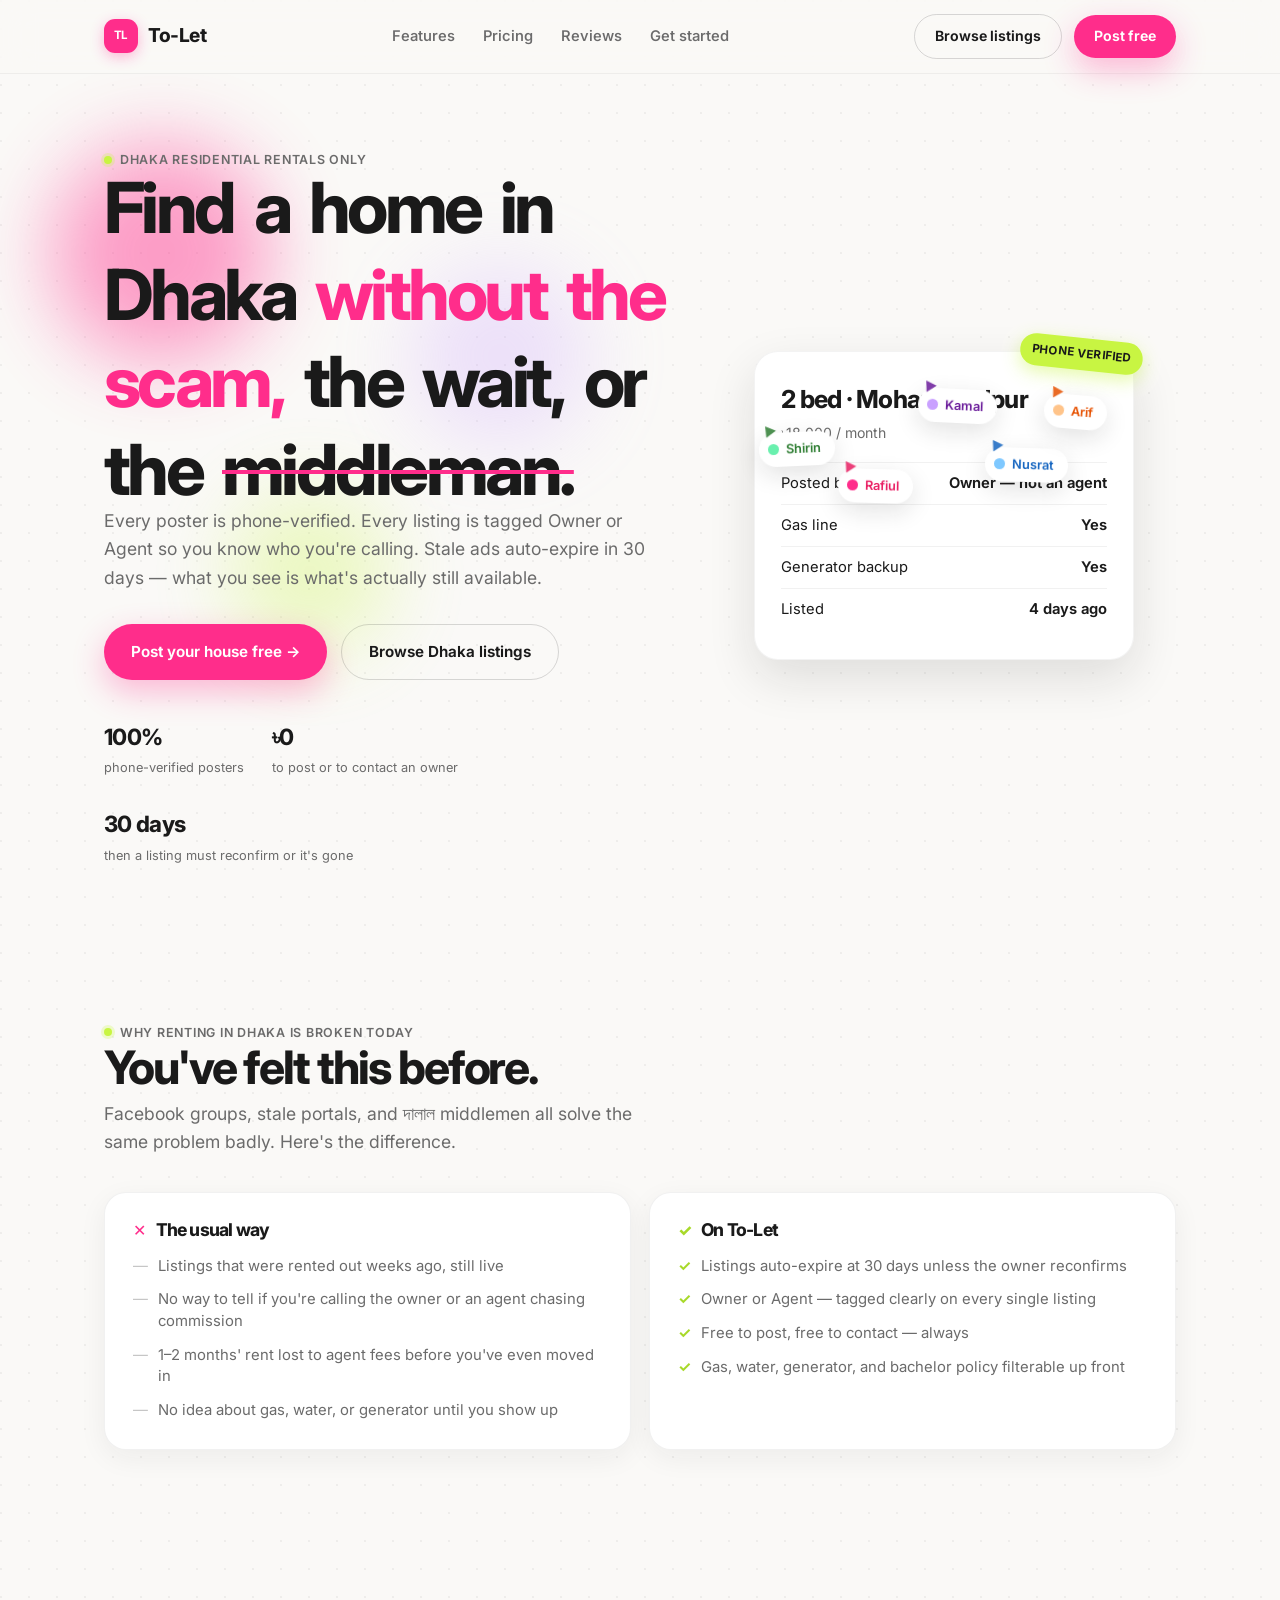
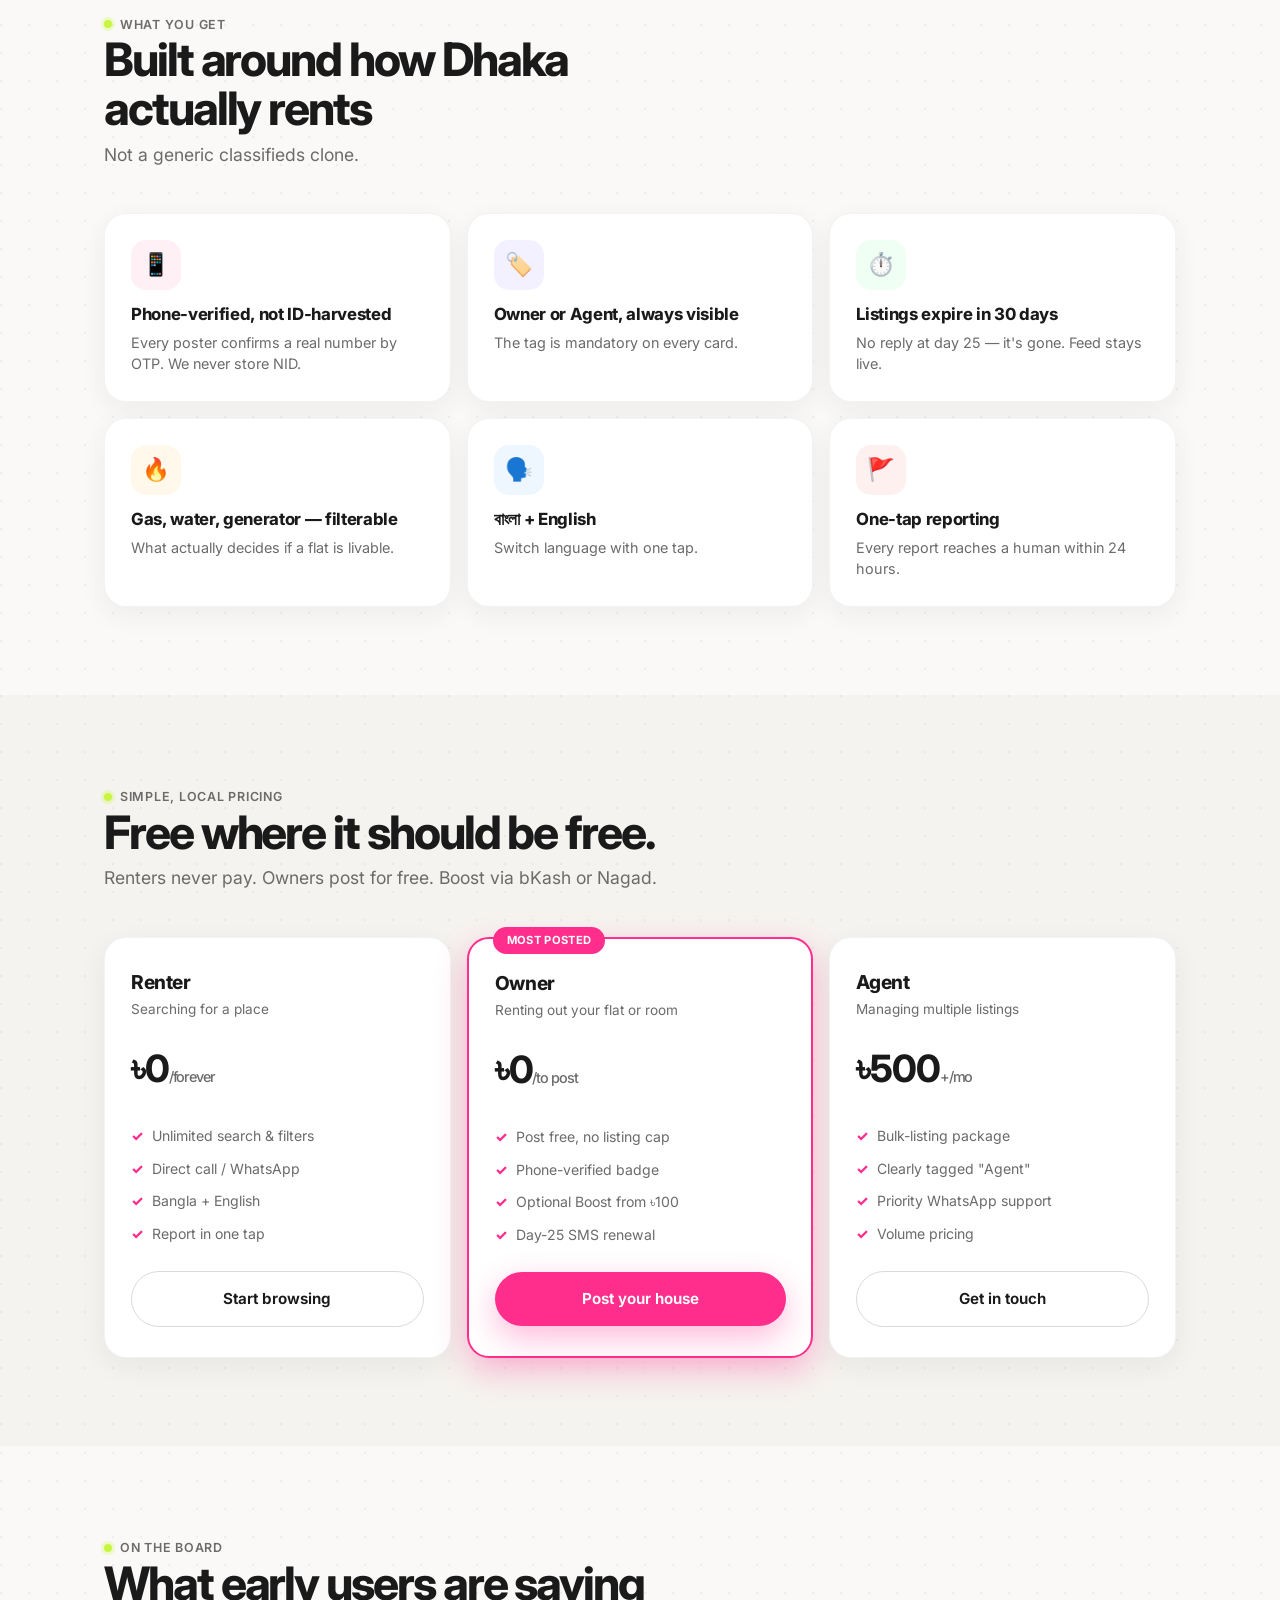
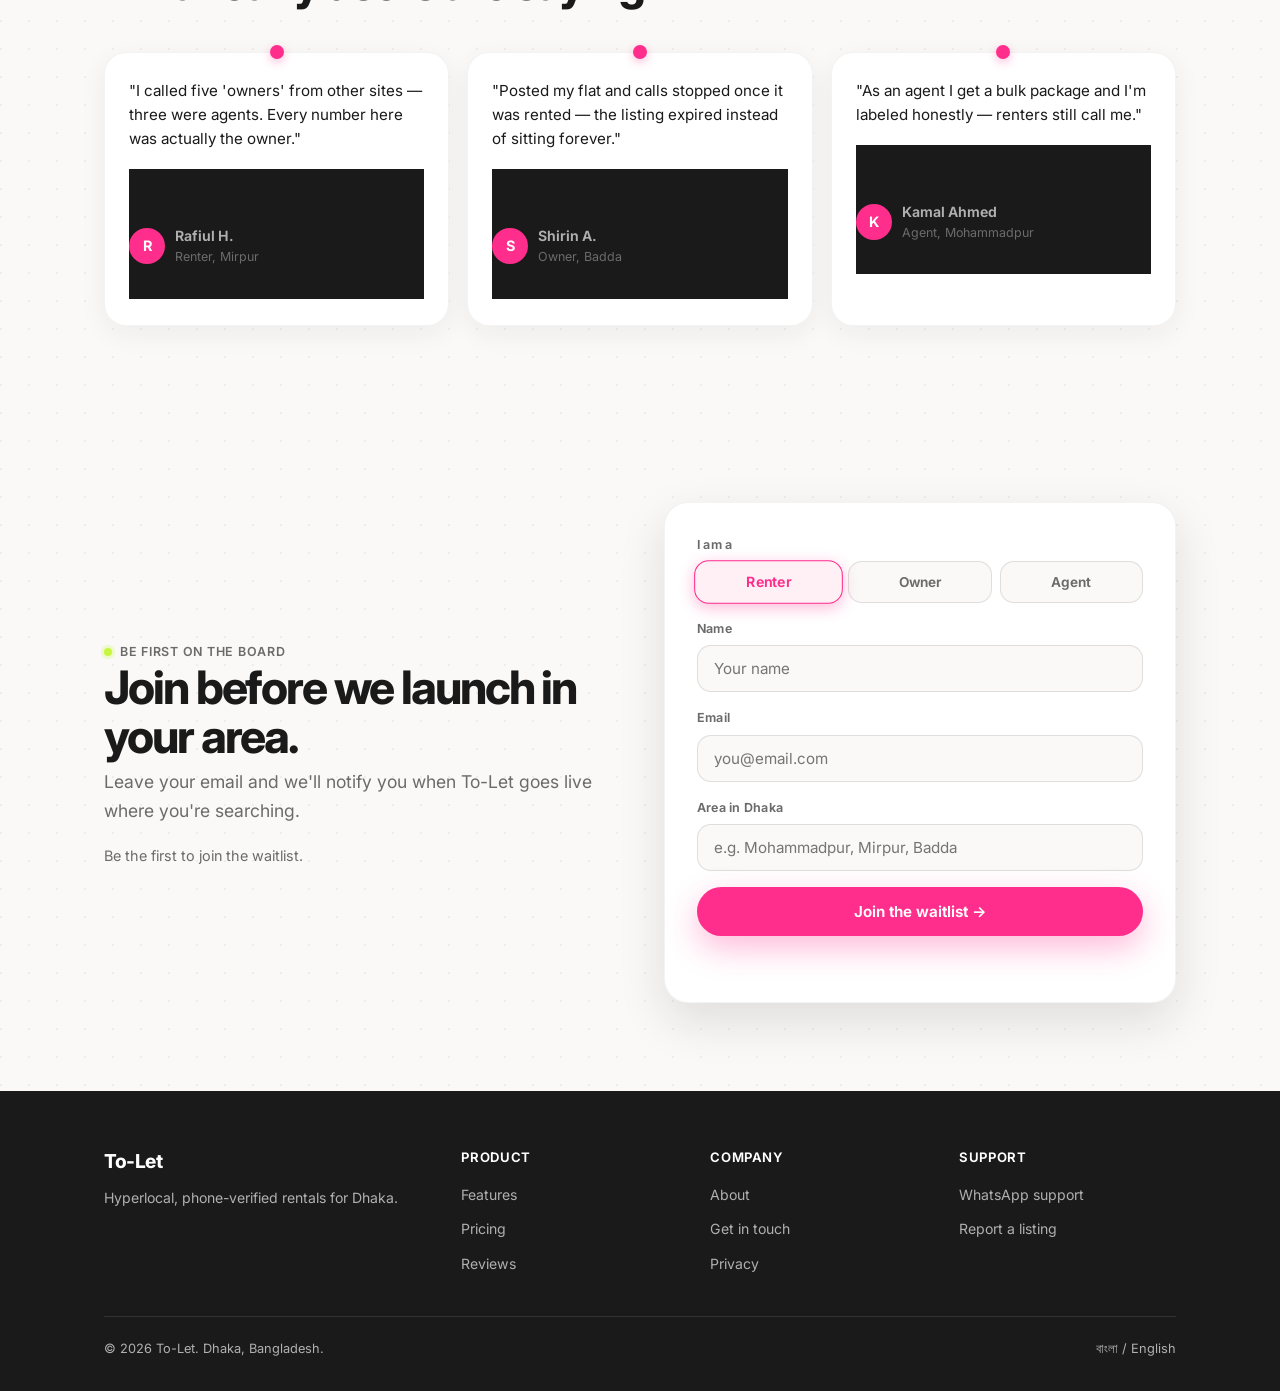
<file: index.html>
<!DOCTYPE html>
<html lang="en">
<head>
  <meta charset="UTF-8" />
  <meta name="viewport" content="width=device-width, initial-scale=1.0" />
  <meta name="color-scheme" content="only light" />
  <meta name="theme-color" content="#faf9f7" />
  <link rel="canonical" href="https://to-let-bd.vercel.app/" />
  <title>To-Let — Find a home in Dhaka without the scam or the middleman</title>
  <meta name="description" content="Phone-verified Dhaka residential rental marketplace. Owner or Agent tagged. Auto-expiring ads." />
  <link rel="icon" href="/favicon.svg" type="image/svg+xml" />
  <link rel="preconnect" href="https://fonts.googleapis.com" />
  <link rel="preconnect" href="https://fonts.gstatic.com" crossorigin />
  <link href="https://fonts.googleapis.com/css2?family=Inter:wght@400;500;600;700;800&display=swap" rel="stylesheet" />
  <link rel="stylesheet" href="/style.css" />
<style id="hero-cool">
.hero-copy{will-change:transform;transition:transform .15s ease-out}
.hero-title{display:flex;flex-wrap:wrap;gap:.18em .28em;align-items:baseline}
.hero-title .w{display:inline-block;opacity:0;transform:translateY(1.1em) rotate(3deg) scale(.92);filter:blur(6px);animation:wordIn .85s cubic-bezier(.22,1.2,.36,1) forwards;animation-delay:calc(var(--i)*0.055s + .15s);transform-origin:left bottom;cursor:default;transition:transform .35s cubic-bezier(.34,1.56,.64,1),color .25s}
.hero-title .w.em{color:#ff2d8b;font-style:normal}
.hero-title .w.accent{text-decoration:line-through;text-decoration-color:#ff2d8b;text-decoration-thickness:3.5px}
.hero-title .w:hover{transform:translateY(-6px) scale(1.06) rotate(-2deg);color:#ff2d8b}
.hero-title .w.em:hover{color:#1a1a1a}
@keyframes wordIn{to{opacity:1;transform:none;filter:blur(0)}}
.hero-orbs{position:absolute;inset:0;pointer-events:none;z-index:0;overflow:hidden}
.hero-orb{position:absolute;border-radius:50%;filter:blur(40px);opacity:.45;animation:orbFloat 12s ease-in-out infinite}
.hero-orb.o1{width:220px;height:220px;background:#ff2d8b;top:8%;left:4%}
.hero-orb.o2{width:160px;height:160px;background:#c8f542;top:48%;left:18%;animation-delay:-3s;opacity:.3}
.hero-orb.o3{width:180px;height:180px;background:#c9a0ff;top:22%;left:32%;animation-delay:-6s;opacity:.28}
@keyframes orbFloat{0%,100%{transform:translate(0,0) scale(1)}33%{transform:translate(24px,-30px) scale(1.08)}66%{transform:translate(-18px,16px) scale(.94)}}
.hero-grid>*{position:relative;z-index:2}
.hero-copy .lede,.hero-copy .eyebrow,.hero-copy .hero-cta-row,.hero-copy .hero-stats{opacity:0;transform:translateY(18px);animation:fadeUp .7s cubic-bezier(.22,1.2,.36,1) forwards}
.hero-copy .eyebrow{animation-delay:.05s}
.hero-copy .lede{animation-delay:.85s}
.hero-copy .hero-cta-row{animation-delay:1s}
.hero-copy .hero-stats{animation-delay:1.15s}
@keyframes fadeUp{to{opacity:1;transform:none}}
.hero-stat b{transition:transform .4s cubic-bezier(.34,1.56,.64,1),color .25s}
.hero-stat:hover b{transform:scale(1.12);color:#ff2d8b}
@media (prefers-reduced-motion:reduce){.hero-title .w,.hero-copy .lede,.hero-copy .eyebrow,.hero-copy .hero-cta-row,.hero-copy .hero-stats,.hero-orb{animation:none!important;opacity:1!important;transform:none!important;filter:none!important}}
@media (max-width:960px){.hero-orbs{display:none}}
.mp-tag{position:absolute;display:inline-flex;align-items:center;gap:7px;padding:7px 14px 7px 9px;border-radius:999px;font-size:.8rem;font-weight:600;color:#1a1a1a;background:#fff;box-shadow:0 8px 24px rgba(26,26,26,.12);white-space:nowrap;pointer-events:none;z-index:6;will-change:transform,left,top}
.mp-tag .cursor-arrow{width:0;height:0;border-left:6px solid transparent;border-right:6px solid transparent;border-bottom:10px solid currentColor;transform:rotate(-35deg);margin-right:2px;position:absolute;top:-8px;left:4px}
.mp-tag .dot{width:11px;height:11px;border-radius:50%;flex-shrink:0}
.mp-tag.pink{color:#e91e63}.mp-tag.pink .dot{background:#ff2d8b}
.mp-tag.green{color:#2e7d32}.mp-tag.green .dot{background:#69f0ae}
.mp-tag.purple{color:#6a1b9a}.mp-tag.purple .dot{background:#c9a0ff}
.mp-tag.blue{color:#1565c0}.mp-tag.blue .dot{background:#7ec8ff}
.mp-tag.orange{color:#e65100}.mp-tag.orange .dot{background:#ffc48a}
.cursor-trail{position:fixed;top:0;left:0;width:18px;height:18px;margin:-9px 0 0 -9px;border-radius:50%;background:#ff2d8b;opacity:0;pointer-events:none;z-index:9999;mix-blend-mode:multiply;transition:opacity .3s;will-change:transform}
.will-reveal{opacity:0;transform:translateY(28px) scale(.97);transition:opacity .7s cubic-bezier(.22,1,.36,1),transform .7s cubic-bezier(.22,1,.36,1);transition-delay:var(--delay,0s)}
.will-reveal.is-in{opacity:1;transform:none}
@media (max-width:900px){.mp-tag,.cursor-trail{display:none}}
</style>
</head>
<body>
<a class="skip-link" href="#main">Skip to content</a>
<header>
  <div class="nav">
    <a href="#top" class="brand" aria-label="To-Let home">
      <span class="brand-mark" aria-hidden="true">TL</span> To-Let
    </a>
    <nav class="nav-links" id="navLinks" aria-label="Primary">
      <a href="#features">Features</a>
      <a href="#pricing">Pricing</a>
      <a href="#reviews">Reviews</a>
      <a href="#signup">Get started</a>
    </nav>
    <div class="nav-cta">
      <a href="#signup" class="btn btn-ghost btn-sm">Browse listings</a>
      <a href="#signup" class="btn btn-primary btn-sm">Post free</a>
      <button class="menu-toggle" id="menuToggle" aria-label="Toggle menu" aria-expanded="false" aria-controls="navLinks">
        <span></span><span></span><span></span>
      </button>
    </div>
  </div>
</header>
<main id="main">
  <section class="hero" id="top" aria-labelledby="hero-heading">
    <div class="hero-orbs" aria-hidden="true">
      <div class="hero-orb o1"></div>
      <div class="hero-orb o2"></div>
      <div class="hero-orb o3"></div>
    </div>
    <div class="wrap hero-grid">
      <div class="hero-copy" id="heroCopy">
        <span class="eyebrow">Dhaka residential rentals only</span>
        <h1 id="hero-heading" class="hero-title">
          <span class="w" style="--i:0">Find</span>
          <span class="w" style="--i:1">a</span>
          <span class="w" style="--i:2">home</span>
          <span class="w" style="--i:3">in</span>
          <span class="w" style="--i:4">Dhaka</span>
          <span class="w em" style="--i:5">without</span>
          <span class="w em" style="--i:6">the</span>
          <span class="w em" style="--i:7">scam,</span>
          <span class="w" style="--i:8">the</span>
          <span class="w" style="--i:9">wait,</span>
          <span class="w" style="--i:10">or</span>
          <span class="w" style="--i:11">the</span>
          <span class="w accent" style="--i:12">middleman.</span>
        </h1>
        <p class="lede">Every poster is phone-verified. Every listing is tagged Owner or Agent so you know who you're calling. Stale ads auto-expire in 30 days — what you see is what's actually still available.</p>
        <div class="hero-cta-row">
          <a href="#signup" class="btn btn-primary">Post your house free →</a>
          <a href="#signup" class="btn btn-ghost">Browse Dhaka listings</a>
        </div>
        <div class="hero-stats" role="list">
          <div class="hero-stat" role="listitem"><b>100%</b><span>phone-verified posters</span></div>
          <div class="hero-stat" role="listitem"><b>৳0</b><span>to post or to contact an owner</span></div>
          <div class="hero-stat" role="listitem"><b>30 days</b><span>then a listing must reconfirm or it's gone</span></div>
        </div>
      </div>
      <div class="float-stage" aria-hidden="true">
        <div class="mp-tag pink" style="left:12%;top:18%"><span class="cursor-arrow"></span><span class="dot"></span> Rafiul</div>
        <div class="mp-tag green" style="left:68%;top:28%"><span class="cursor-arrow"></span><span class="dot"></span> Shirin</div>
        <div class="mp-tag purple" style="left:22%;top:58%"><span class="cursor-arrow"></span><span class="dot"></span> Kamal</div>
        <div class="mp-tag blue" style="left:74%;top:62%"><span class="cursor-arrow"></span><span class="dot"></span> Nusrat</div>
        <div class="mp-tag orange" style="left:48%;top:12%"><span class="cursor-arrow"></span><span class="dot"></span> Arif</div>
        <div class="float-card">
          <div class="float-badge">PHONE VERIFIED</div>
          <div class="float-card-title">2 bed · Mohammadpur</div>
          <div class="float-card-sub">৳18,000 / month</div>
          <div class="float-row"><span>Posted by</span><b>Owner — not an agent</b></div>
          <div class="float-row"><span>Gas line</span><b>Yes</b></div>
          <div class="float-row"><span>Generator backup</span><b>Yes</b></div>
          <div class="float-row"><span>Listed</span><b>4 days ago</b></div>
        </div>
      </div>
    </div>
  </section>
  <section class="compare" aria-labelledby="compare-heading">
    <div class="wrap">
      <span class="eyebrow">Why renting in Dhaka is broken today</span>
      <h2 id="compare-heading">You've felt this before.</h2>
      <p class="lede">Facebook groups, stale portals, and দালাল middlemen all solve the same problem badly. Here's the difference.</p>
      <div class="compare-grid">
        <div class="compare-card bad"><h3>The usual way</h3><ul><li>Listings that were rented out weeks ago, still live</li><li>No way to tell if you're calling the owner or an agent chasing commission</li><li>1–2 months' rent lost to agent fees before you've even moved in</li><li>No idea about gas, water, or generator until you show up</li></ul></div>
        <div class="compare-card good"><h3>On To-Let</h3><ul><li>Listings auto-expire at 30 days unless the owner reconfirms</li><li>Owner or Agent — tagged clearly on every single listing</li><li>Free to post, free to contact — always</li><li>Gas, water, generator, and bachelor policy filterable up front</li></ul></div>
      </div>
    </div>
  </section>
  <section class="features" id="features" aria-labelledby="features-heading">
    <div class="wrap">
      <div class="section-head"><span class="eyebrow">What you get</span><h2 id="features-heading">Built around how Dhaka actually rents</h2><p class="lede">Not a generic classifieds clone.</p></div>
      <div class="feature-grid">
        <article class="feature-card"><div class="feature-icon" aria-hidden="true">📱</div><h3>Phone-verified, not ID-harvested</h3><p>Every poster confirms a real number by OTP. We never store NID.</p></article>
        <article class="feature-card"><div class="feature-icon" aria-hidden="true">🏷️</div><h3>Owner or Agent, always visible</h3><p>The tag is mandatory on every card.</p></article>
        <article class="feature-card"><div class="feature-icon" aria-hidden="true">⏱️</div><h3>Listings expire in 30 days</h3><p>No reply at day 25 — it's gone. Feed stays live.</p></article>
        <article class="feature-card"><div class="feature-icon" aria-hidden="true">🔥</div><h3>Gas, water, generator — filterable</h3><p>What actually decides if a flat is livable.</p></article>
        <article class="feature-card"><div class="feature-icon" aria-hidden="true">🗣️</div><h3>বাংলা + English</h3><p>Switch language with one tap.</p></article>
        <article class="feature-card"><div class="feature-icon" aria-hidden="true">🚩</div><h3>One-tap reporting</h3><p>Every report reaches a human within 24 hours.</p></article>
      </div>
    </div>
  </section>
  <section class="pricing" id="pricing" aria-labelledby="pricing-heading">
    <div class="wrap">
      <div class="section-head"><span class="eyebrow">Simple, local pricing</span><h2 id="pricing-heading">Free where it should be free.</h2><p class="lede">Renters never pay. Owners post for free. Boost via bKash or Nagad.</p></div>
      <div class="price-grid">
        <div class="price-card"><div class="price-name">Renter</div><div class="price-audience">Searching for a place</div><div class="price-amount">৳0<span>/forever</span></div><ul class="price-list"><li>Unlimited search & filters</li><li>Direct call / WhatsApp</li><li>Bangla + English</li><li>Report in one tap</li></ul><a href="#signup" class="btn btn-ghost btn-block">Start browsing</a></div>
        <div class="price-card featured"><div class="price-tag-ribbon">MOST POSTED</div><div class="price-name">Owner</div><div class="price-audience">Renting out your flat or room</div><div class="price-amount">৳0<span>/to post</span></div><ul class="price-list"><li>Post free, no listing cap</li><li>Phone-verified badge</li><li>Optional Boost from ৳100</li><li>Day-25 SMS renewal</li></ul><a href="#signup" class="btn btn-primary btn-block">Post your house</a></div>
        <div class="price-card"><div class="price-name">Agent</div><div class="price-audience">Managing multiple listings</div><div class="price-amount">৳500<span>+/mo</span></div><ul class="price-list"><li>Bulk-listing package</li><li>Clearly tagged "Agent"</li><li>Priority WhatsApp support</li><li>Volume pricing</li></ul><a href="#signup" class="btn btn-ghost btn-block">Get in touch</a></div>
      </div>
    </div>
  </section>
  <section class="wall" id="reviews" aria-labelledby="reviews-heading">
    <div class="wrap">
      <div class="section-head"><span class="eyebrow">On the board</span><h2 id="reviews-heading">What early users are saying</h2></div>
      <div class="pin-grid">
        <blockquote class="pin-card"><div class="pin-dot" aria-hidden="true"></div><p class="pin-quote">"I called five 'owners' from other sites — three were agents. Every number here was actually the owner."</p><footer class="pin-person"><div class="pin-avatar" aria-hidden="true">R</div><div><div class="pin-name">Rafiul H.</div><div class="pin-role">Renter, Mirpur</div></div></footer></blockquote>
        <blockquote class="pin-card"><div class="pin-dot" aria-hidden="true"></div><p class="pin-quote">"Posted my flat and calls stopped once it was rented — the listing expired instead of sitting forever."</p><footer class="pin-person"><div class="pin-avatar" aria-hidden="true">S</div><div><div class="pin-name">Shirin A.</div><div class="pin-role">Owner, Badda</div></div></footer></blockquote>
        <blockquote class="pin-card"><div class="pin-dot" aria-hidden="true"></div><p class="pin-quote">"As an agent I get a bulk package and I'm labeled honestly — renters still call me."</p><footer class="pin-person"><div class="pin-avatar" aria-hidden="true">K</div><div><div class="pin-name">Kamal Ahmed</div><div class="pin-role">Agent, Mohammadpur</div></div></footer></blockquote>
      </div>
    </div>
  </section>
  <section class="signup" id="signup" aria-labelledby="signup-heading">
    <div class="wrap signup-inner">
      <div><span class="eyebrow">Be first on the board</span><h2 id="signup-heading">Join before we launch in your area.</h2><p class="lede">Leave your email and we'll notify you when To-Let goes live where you're searching.</p><p class="social-proof" id="socialProof" aria-live="polite">Be the first to join the waitlist.</p></div>
      <div class="signup-form">
        <form id="signupForm" novalidate>
          <div class="field"><label id="role-label">I am a</label><div class="role-toggle" role="group" aria-labelledby="role-label"><button type="button" class="role-btn active" data-role="renter" aria-pressed="true">Renter</button><button type="button" class="role-btn" data-role="owner" aria-pressed="false">Owner</button><button type="button" class="role-btn" data-role="agent" aria-pressed="false">Agent</button></div></div>
          <div class="field"><label for="name">Name</label><input type="text" id="name" name="name" placeholder="Your name" required autocomplete="name" /></div>
          <div class="field"><label for="email">Email</label><input type="email" id="email" name="email" placeholder="you@email.com" required autocomplete="email" /></div>
          <div class="field"><label for="area">Area in Dhaka</label><input type="text" id="area" name="area" placeholder="e.g. Mohammadpur, Mirpur, Badda" /></div>
          <button type="submit" class="btn btn-primary btn-block" id="submitBtn">Join the waitlist →</button>
          <div class="form-msg" id="formMsg" role="status" aria-live="polite"></div>
        </form>
      </div>
    </div>
  </section>
</main>
<footer>
  <div class="wrap">
    <div class="foot-grid">
      <div><div class="foot-brand">To-Let</div><p style="font-size:0.88rem;max-width:34ch;">Hyperlocal, phone-verified rentals for Dhaka.</p></div>
      <div><h4>Product</h4><ul><li><a href="#features">Features</a></li><li><a href="#pricing">Pricing</a></li><li><a href="#reviews">Reviews</a></li></ul></div>
      <div><h4>Company</h4><ul><li><a href="#top">About</a></li><li><a href="#signup">Get in touch</a></li><li><a href="/privacy.html">Privacy</a></li></ul></div>
      <div><h4>Support</h4><ul><li><a href="#signup">WhatsApp support</a></li><li><a href="#signup">Report a listing</a></li></ul></div>
    </div>
    <div class="foot-bottom"><span>© 2026 To-Let. Dhaka, Bangladesh.</span><span>বাংলা / English</span></div>
  </div>
</footer>
<div class="mobile-cta"><a href="#signup" class="btn btn-primary btn-block">Post your house free →</a></div>
<script src="/script.js"></script>
</body>
</html>
</file>
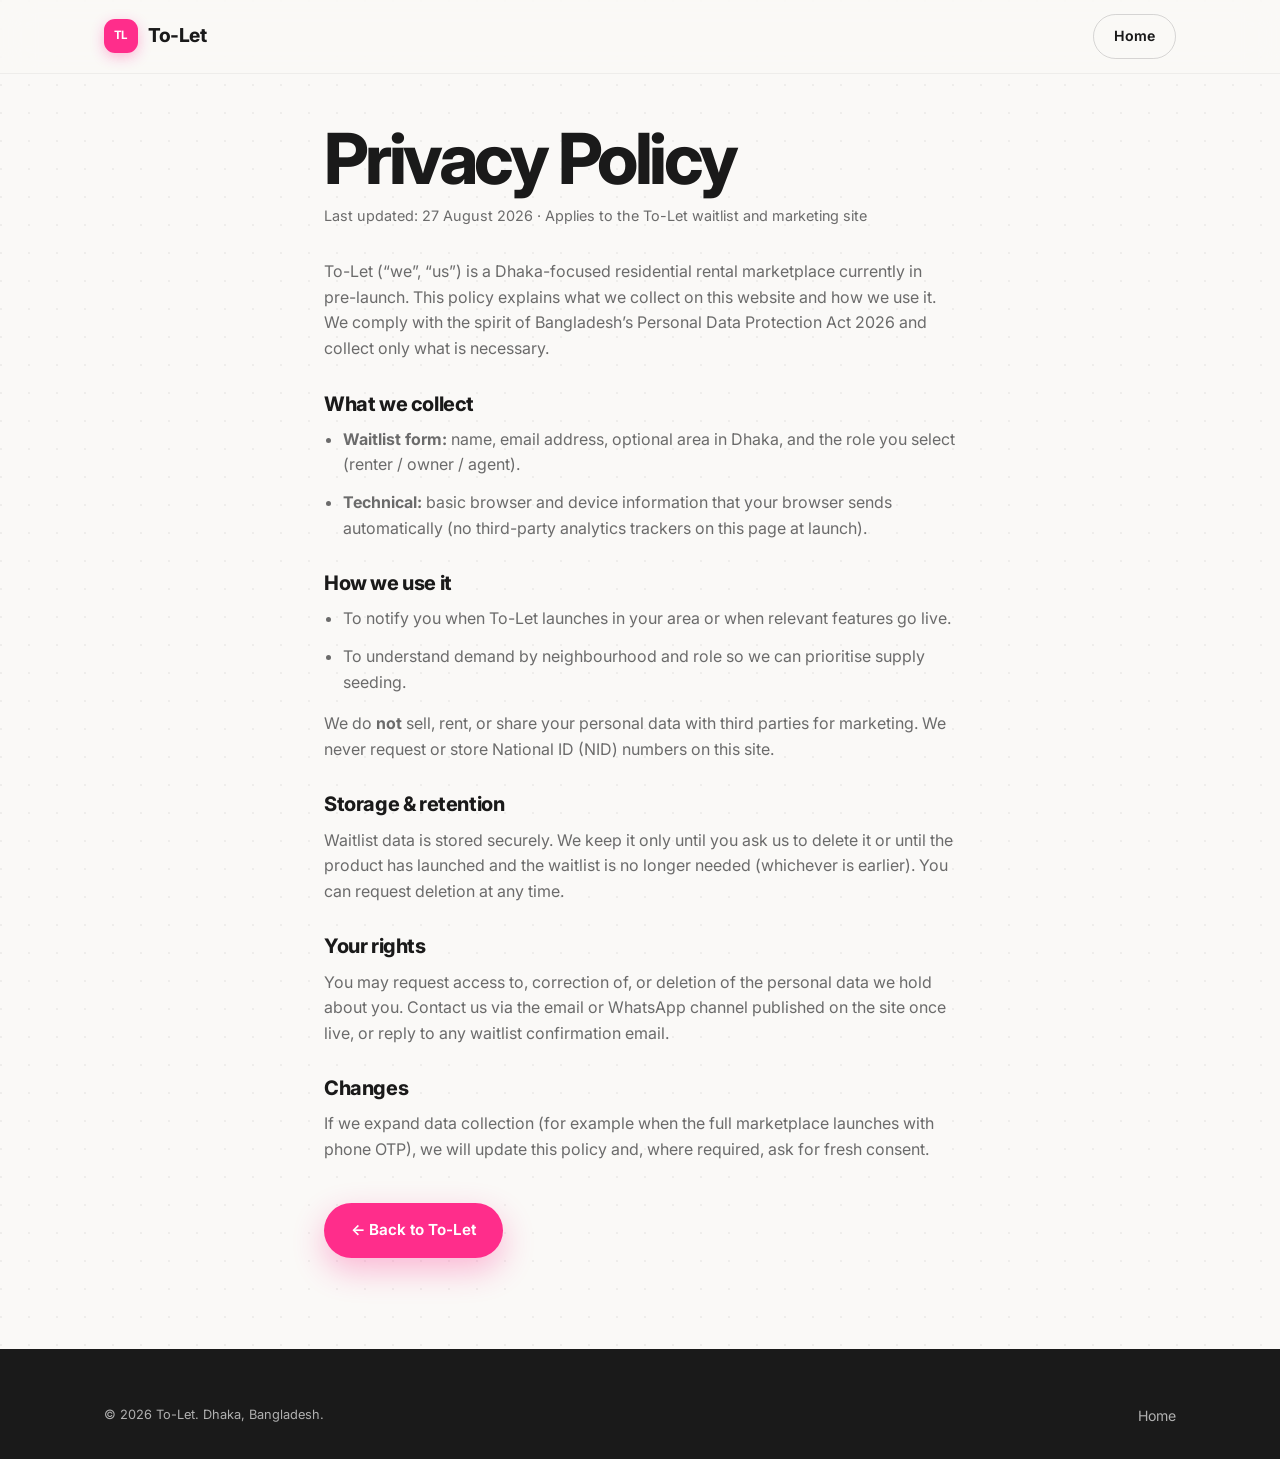
<file: privacy.html>
<!DOCTYPE html>
<html lang="en">
<head>
  <meta charset="UTF-8" />
  <meta name="viewport" content="width=device-width, initial-scale=1.0" />
  <meta name="robots" content="index, follow" />
  <title>Privacy Policy — To-Let</title>
  <meta name="description" content="How To-Let handles your data. We collect only what is needed for the waitlist and never sell personal information." />
  <link rel="canonical" href="https://to-let-bd.vercel.app/privacy.html" />
  <link rel="icon" href="/favicon.svg" type="image/svg+xml" />
  <link rel="preconnect" href="https://fonts.googleapis.com" />
  <link href="https://fonts.googleapis.com/css2?family=Inter:wght@400;500;600;700&display=swap" rel="stylesheet" />
  <link rel="stylesheet" href="style.css" />
  <style>
    .legal {
      max-width: 680px;
      margin: 0 auto;
      padding: 48px 24px 80px;
    }
    .legal h1 { margin-bottom: 8px; }
    .legal .meta { color: var(--ink-muted); font-size: 0.9rem; margin-bottom: 32px; }
    .legal h2 { font-size: 1.25rem; margin: 32px 0 12px; letter-spacing: -0.02em; }
    .legal p, .legal li { color: var(--ink-muted); margin-bottom: 12px; line-height: 1.6; }
    .legal ul { padding-left: 1.2em; margin-bottom: 16px; }
  </style>
</head>
<body>
  <header>
    <div class="nav">
      <a href="/" class="brand">
        <span class="brand-mark">TL</span>
        To-Let
      </a>
      <div class="nav-cta">
        <a href="/" class="btn btn-ghost btn-sm">Home</a>
      </div>
    </div>
  </header>

  <main class="legal">
    <h1>Privacy Policy</h1>
    <p class="meta">Last updated: 27 August 2026 · Applies to the To-Let waitlist and marketing site</p>

    <p>To-Let (“we”, “us”) is a Dhaka-focused residential rental marketplace currently in pre-launch. This policy explains what we collect on this website and how we use it. We comply with the spirit of Bangladesh’s Personal Data Protection Act 2026 and collect only what is necessary.</p>

    <h2>What we collect</h2>
    <ul>
      <li><strong>Waitlist form:</strong> name, email address, optional area in Dhaka, and the role you select (renter / owner / agent).</li>
      <li><strong>Technical:</strong> basic browser and device information that your browser sends automatically (no third-party analytics trackers on this page at launch).</li>
    </ul>

    <h2>How we use it</h2>
    <ul>
      <li>To notify you when To-Let launches in your area or when relevant features go live.</li>
      <li>To understand demand by neighbourhood and role so we can prioritise supply seeding.</li>
    </ul>
    <p>We do <strong>not</strong> sell, rent, or share your personal data with third parties for marketing. We never request or store National ID (NID) numbers on this site.</p>

    <h2>Storage &amp; retention</h2>
    <p>Waitlist data is stored securely. We keep it only until you ask us to delete it or until the product has launched and the waitlist is no longer needed (whichever is earlier). You can request deletion at any time.</p>

    <h2>Your rights</h2>
    <p>You may request access to, correction of, or deletion of the personal data we hold about you. Contact us via the email or WhatsApp channel published on the site once live, or reply to any waitlist confirmation email.</p>

    <h2>Changes</h2>
    <p>If we expand data collection (for example when the full marketplace launches with phone OTP), we will update this policy and, where required, ask for fresh consent.</p>

    <p style="margin-top:40px;"><a href="/" class="btn btn-primary">← Back to To-Let</a></p>
  </main>

  <footer>
    <div class="wrap">
      <div class="foot-bottom" style="border:none;padding-top:0;">
        <span>© 2026 To-Let. Dhaka, Bangladesh.</span>
        <a href="/">Home</a>
      </div>
    </div>
  </footer>
</body>
</html>
</file>
<file: style.css>
/* To-Let — Play with Putty inspired design system
   Soft, airy, premium, playful collaborative canvas
   Stronger spring motion + multiplayer cursors
*/

:root {
  /* Atmosphere */
  --bg: #faf9f7;
  --bg-soft: #f5f3ef;
  --surface: #ffffff;
  --ink: #1a1a1a;
  --ink-muted: #6b6b6b;
  --ink-faint: #9a9a9a;

  /* Accents */
  --pink: #ff2d8b;
  --pink-soft: #ff6bb0;
  --pink-glow: rgba(255, 45, 139, 0.32);
  --lime: #c8f542;
  --lime-deep: #a8d92a;
  --sky: #7ec8ff;
  --lilac: #c9a0ff;
  --peach: #ffc48a;
  --mint: #8ef0c2;

  /* Shape */
  --radius: 22px;
  --radius-sm: 14px;
  --radius-pill: 999px;
  --shadow: 0 8px 28px rgba(26, 26, 26, 0.06);
  --shadow-lift: 0 18px 48px rgba(26, 26, 26, 0.12);
  --shadow-pink: 0 12px 32px var(--pink-glow);

  /* Type */
  --font: "Inter", system-ui, -apple-system, sans-serif;
  --tracking-display: -0.045em;

  /* Grid */
  --dot: rgba(26, 26, 26, 0.05);
  --dot-size: 28px;

  /* Motion */
  --spring: cubic-bezier(0.34, 1.56, 0.64, 1);
  --spring-soft: cubic-bezier(0.22, 1.2, 0.36, 1);
}

*,
*::before,
*::after {
  margin: 0;
  padding: 0;
  box-sizing: border-box;
}

html {
  scroll-behavior: smooth;
}

@media (prefers-reduced-motion: reduce) {
  html { scroll-behavior: auto; }
  *, *::before, *::after {
    animation-duration: 0.001ms !important;
    transition-duration: 0.001ms !important;
  }
  .ambient-tags,
  .float-tag,
  .ambient-tag { animation: none !important; }
}

body {
  font-family: var(--font);
  background: var(--bg);
  color: var(--ink);
  line-height: 1.55;
  background-image: radial-gradient(circle at 1px 1px, var(--dot) 1px, transparent 0);
  background-size: var(--dot-size) var(--dot-size);
  -webkit-font-smoothing: antialiased;
  overflow-x: hidden;
}

a { color: inherit; text-decoration: none; }
img { max-width: 100%; display: block; }
button { font-family: inherit; }
section { scroll-margin-top: 88px; }

.skip-link {
  position: absolute;
  top: -100px;
  left: 16px;
  background: var(--pink);
  color: #fff;
  padding: 10px 18px;
  border-radius: var(--radius-pill);
  font-weight: 650;
  z-index: 999;
  transition: top 0.2s ease;
}
.skip-link:focus { top: 16px; }

.wrap {
  max-width: 1120px;
  margin: 0 auto;
  padding: 0 24px;
}

.eyebrow {
  display: inline-flex;
  align-items: center;
  gap: 8px;
  font-size: 0.78rem;
  font-weight: 600;
  letter-spacing: 0.06em;
  text-transform: uppercase;
  color: var(--ink-muted);
}

.eyebrow::before {
  content: "";
  width: 8px;
  height: 8px;
  border-radius: 50%;
  background: var(--lime);
  box-shadow: 0 0 0 3px rgba(200, 245, 66, 0.25);
}

h1, h2, h3 {
  font-weight: 750;
  letter-spacing: var(--tracking-display);
  color: var(--ink);
  line-height: 1.06;
}

h1 {
  font-size: clamp(2.7rem, 6.2vw, 4.4rem);
  letter-spacing: -0.05em;
}

h2 {
  font-size: clamp(1.95rem, 3.6vw, 2.9rem);
  margin-bottom: 0.5rem;
}

.lede {
  color: var(--ink-muted);
  font-size: 1.1rem;
  max-width: 52ch;
  line-height: 1.6;
}

.btn {
  display: inline-flex;
  align-items: center;
  justify-content: center;
  gap: 8px;
  font-weight: 650;
  font-size: 0.95rem;
  padding: 0.95rem 1.7rem;
  border-radius: var(--radius-pill);
  border: none;
  cursor: pointer;
  transition: transform 0.4s var(--spring), box-shadow 0.35s ease, background 0.2s ease;
  white-space: nowrap;
  will-change: transform;
}

.btn-primary {
  background: var(--pink);
  color: #fff;
  box-shadow: var(--shadow-pink);
}

.btn-primary:hover {
  box-shadow: 0 16px 40px var(--pink-glow);
}

.btn-primary:active {
  transform: scale(0.96) !important;
}

.btn-ghost {
  background: transparent;
  color: var(--ink);
  border: 1.5px solid rgba(26, 26, 26, 0.16);
}

.btn-ghost:hover {
  background: var(--ink);
  color: #fff;
  border-color: var(--ink);
  transform: translateY(-3px) scale(1.02);
}

.btn-sm {
  padding: 0.65rem 1.25rem;
  font-size: 0.88rem;
}

.btn-block { width: 100%; }

:focus-visible {
  outline: 3px solid var(--pink);
  outline-offset: 3px;
}

header {
  position: sticky;
  top: 0;
  z-index: 200;
  background: rgba(250, 249, 247, 0.78);
  backdrop-filter: blur(16px) saturate(1.2);
  -webkit-backdrop-filter: blur(16px) saturate(1.2);
  border-bottom: 1px solid rgba(26, 26, 26, 0.05);
}

.nav {
  display: flex;
  align-items: center;
  justify-content: space-between;
  padding: 14px 24px;
  max-width: 1120px;
  margin: 0 auto;
}

.brand {
  display: flex;
  align-items: center;
  gap: 10px;
  font-weight: 750;
  font-size: 1.2rem;
  letter-spacing: -0.02em;
}

.brand-mark {
  width: 34px;
  height: 34px;
  border-radius: 11px;
  background: var(--pink);
  color: #fff;
  display: flex;
  align-items: center;
  justify-content: center;
  font-size: 0.72rem;
  font-weight: 700;
  box-shadow: 0 4px 14px var(--pink-glow);
  transition: transform 0.4s var(--spring);
}

.brand:hover .brand-mark {
  transform: rotate(-8deg) scale(1.08);
}

.nav-links {
  display: flex;
  align-items: center;
  gap: 28px;
}

.nav-links a {
  font-weight: 550;
  font-size: 0.92rem;
  color: var(--ink-muted);
  transition: color 0.15s;
  position: relative;
}

.nav-links a::after {
  content: "";
  position: absolute;
  left: 0;
  bottom: -4px;
  width: 0;
  height: 2px;
  background: var(--pink);
  border-radius: 2px;
  transition: width 0.3s var(--spring-soft);
}

.nav-links a:hover { color: var(--ink); }
.nav-links a:hover::after { width: 100%; }

.nav-cta {
  display: flex;
  align-items: center;
  gap: 12px;
}

.menu-toggle {
  display: none;
  background: none;
  border: none;
  cursor: pointer;
  padding: 6px;
}

.menu-toggle span {
  display: block;
  width: 22px;
  height: 2px;
  background: var(--ink);
  margin: 5px 0;
  border-radius: 2px;
}

@media (max-width: 860px) {
  .nav-links {
    position: absolute;
    top: 100%;
    left: 0;
    right: 0;
    background: var(--bg);
    border-bottom: 1px solid rgba(26, 26, 26, 0.08);
    flex-direction: column;
    align-items: flex-start;
    gap: 0;
    max-height: 0;
    overflow: hidden;
    transition: max-height 0.35s var(--spring-soft);
  }
  .nav-links.open { max-height: 320px; }
  .nav-links a {
    padding: 14px 24px;
    width: 100%;
    border-top: 1px solid rgba(26, 26, 26, 0.06);
  }
  .menu-toggle { display: block; }
  .nav-cta .btn-ghost { display: none; }
}

.hero {
  padding: 72px 0 80px;
  position: relative;
  overflow: hidden;
  min-height: 70vh;
}

.hero-grid {
  display: grid;
  grid-template-columns: 1.1fr 0.9fr;
  gap: 40px;
  align-items: center;
  position: relative;
  z-index: 2;
}

.hero h1 em {
  font-style: normal;
  color: var(--pink);
}

.hero h1 .accent {
  color: var(--ink);
  text-decoration: line-through;
  text-decoration-color: var(--pink);
  text-decoration-thickness: 3.5px;
}

.hero-cta-row {
  display: flex;
  gap: 14px;
  flex-wrap: wrap;
  margin-top: 32px;
}

.hero-stats {
  display: flex;
  gap: 28px;
  margin-top: 40px;
  flex-wrap: wrap;
}

.hero-stat b {
  display: block;
  font-size: 1.4rem;
  font-weight: 750;
  letter-spacing: -0.03em;
  color: var(--ink);
}

.hero-stat span {
  font-size: 0.8rem;
  color: var(--ink-muted);
}

.float-stage {
  position: relative;
  display: flex;
  justify-content: center;
  padding: 28px 0;
  perspective: 900px;
}

.float-card {
  background: var(--surface);
  width: min(380px, 100%);
  padding: 28px 26px 30px;
  border-radius: 24px;
  box-shadow: var(--shadow-lift);
  border: 1px solid rgba(26, 26, 26, 0.05);
  position: relative;
  transition: box-shadow 0.4s ease;
  will-change: transform;
  opacity: 1;
}

.float-card:hover {
  box-shadow: 0 24px 56px rgba(26, 26, 26, 0.14);
}

.float-card-title {
  font-size: 1.55rem;
  font-weight: 750;
  letter-spacing: -0.03em;
  margin-bottom: 4px;
}

.float-card-sub {
  font-size: 0.88rem;
  color: var(--ink-muted);
  margin-bottom: 18px;
}

.float-row {
  display: flex;
  justify-content: space-between;
  align-items: center;
  padding: 9px 0;
  font-size: 0.92rem;
  border-top: 1px solid rgba(26, 26, 26, 0.06);
}

.float-row:first-of-type { border-top: none; }

.float-row b {
  font-weight: 650;
  color: var(--ink);
}

.float-badge {
  position: absolute;
  top: -14px;
  right: -10px;
  background: var(--lime);
  color: var(--ink);
  font-size: 0.72rem;
  font-weight: 700;
  padding: 7px 12px;
  border-radius: var(--radius-pill);
  box-shadow: 0 6px 18px rgba(200, 245, 66, 0.45);
  transform: rotate(6deg);
  letter-spacing: 0.02em;
  animation: badgeBob 3.2s ease-in-out infinite;
}

@keyframes badgeBob {
  0%, 100% { transform: rotate(6deg) translateY(0); }
  50% { transform: rotate(8deg) translateY(-4px); }
}

.float-tag {
  position: absolute;
  display: inline-flex;
  align-items: center;
  gap: 6px;
  padding: 6px 12px 6px 8px;
  border-radius: var(--radius-pill);
  font-size: 0.78rem;
  font-weight: 600;
  color: var(--ink);
  background: var(--surface);
  box-shadow: 0 6px 20px rgba(26, 26, 26, 0.1);
  white-space: nowrap;
  animation: floatTag 5.5s ease-in-out infinite;
  pointer-events: none;
  z-index: 5;
  will-change: transform;
}

.float-tag .dot {
  width: 9px;
  height: 9px;
  border-radius: 50%;
  flex-shrink: 0;
}

.cursor-arrow {
  width: 0;
  height: 0;
  border-left: 5px solid transparent;
  border-right: 5px solid transparent;
  border-bottom: 8px solid var(--ink);
  transform: rotate(-35deg) translateY(-1px);
  margin-right: 2px;
  flex-shrink: 0;
  opacity: 0.85;
}

.tag-1 { top: 6%; left: -10%; background: #fff0f6; animation-delay: 0s; }
.tag-1 .dot { background: var(--pink); }
.tag-1 .cursor-arrow { border-bottom-color: var(--pink); }

.tag-2 { bottom: 14%; right: -8%; background: #f0fff4; animation-delay: 1.1s; }
.tag-2 .dot { background: var(--mint); }
.tag-2 .cursor-arrow { border-bottom-color: #2ecc71; }

.tag-3 { top: 48%; left: -16%; background: #f3f0ff; animation-delay: 2.2s; }
.tag-3 .dot { background: var(--lilac); }
.tag-3 .cursor-arrow { border-bottom-color: #9b59b6; }

@keyframes floatTag {
  0%, 100% { transform: translateY(0) rotate(-2deg); }
  33% { transform: translateY(-12px) rotate(1.5deg); }
  66% { transform: translateY(-5px) rotate(-1deg); }
}

.ambient-tags {
  position: absolute;
  inset: 0;
  pointer-events: none;
  z-index: 1;
  overflow: hidden;
}

.ambient-tag {
  position: absolute;
  display: inline-flex;
  align-items: center;
  gap: 5px;
  padding: 5px 11px 5px 7px;
  border-radius: var(--radius-pill);
  font-size: 0.72rem;
  font-weight: 600;
  color: var(--ink);
  background: var(--tag-bg, #fff);
  box-shadow: 0 5px 18px rgba(26, 26, 26, 0.09);
  white-space: nowrap;
  animation: ambientDrift 9s ease-in-out infinite;
  opacity: 0.92;
}

.ambient-tag .dot {
  width: 8px;
  height: 8px;
  border-radius: 50%;
}

.ambient-tag .cursor-arrow {
  border-bottom-color: var(--tag-color, var(--ink));
  border-left-width: 4px;
  border-right-width: 4px;
  border-bottom-width: 7px;
}

@keyframes ambientDrift {
  0%, 100% { transform: translate(0, 0) rotate(-1deg); }
  25% { transform: translate(14px, -18px) rotate(2deg); }
  50% { transform: translate(-8px, -28px) rotate(-1.5deg); }
  75% { transform: translate(10px, -12px) rotate(1deg); }
}

@media (max-width: 960px) {
  .hero-grid { grid-template-columns: 1fr; }
  .float-stage { order: -1; margin-bottom: 8px; }
  .float-tag,
  .ambient-tags { display: none; }
}

.compare {
  padding: 72px 0;
}

.compare-grid {
  display: grid;
  grid-template-columns: 1fr 1fr;
  gap: 18px;
  margin-top: 36px;
}

.compare-card {
  background: var(--surface);
  border: 1px solid rgba(26, 26, 26, 0.06);
  border-radius: var(--radius);
  padding: 28px;
  box-shadow: var(--shadow);
  transition: transform 0.45s var(--spring), box-shadow 0.4s ease;
}

.compare-card:hover {
  transform: translateY(-6px) scale(1.015);
  box-shadow: var(--shadow-lift);
}

.compare-card h3 {
  font-size: 1.1rem;
  margin-bottom: 16px;
  display: flex;
  align-items: center;
  gap: 10px;
}

.compare-card ul {
  list-style: none;
  display: flex;
  flex-direction: column;
  gap: 12px;
}

.compare-card li {
  display: flex;
  gap: 10px;
  font-size: 0.93rem;
  color: var(--ink-muted);
  line-height: 1.45;
}

.compare-card.bad h3::before {
  content: "✕";
  color: var(--pink);
  font-weight: 800;
  font-size: 1rem;
}

.compare-card.good h3::before {
  content: "✓";
  color: var(--lime-deep);
  font-weight: 800;
  font-size: 1rem;
}

.compare-card.bad li::before {
  content: "—";
  color: rgba(26, 26, 26, 0.25);
  flex-shrink: 0;
}

.compare-card.good li::before {
  content: "✓";
  color: var(--lime-deep);
  font-weight: 700;
  flex-shrink: 0;
}

@media (max-width: 760px) {
  .compare-grid { grid-template-columns: 1fr; }
}

.features {
  padding: 88px 0;
}

.section-head {
  max-width: 580px;
  margin-bottom: 44px;
}

.feature-grid {
  display: grid;
  grid-template-columns: repeat(3, 1fr);
  gap: 16px;
}

.feature-card {
  background: var(--surface);
  border: 1px solid rgba(26, 26, 26, 0.05);
  border-radius: var(--radius);
  padding: 26px;
  box-shadow: var(--shadow);
  transition: transform 0.45s var(--spring), box-shadow 0.4s ease;
}

.feature-card:hover {
  transform: translateY(-8px) scale(1.025);
  box-shadow: var(--shadow-lift);
}

.feature-icon {
  width: 50px;
  height: 50px;
  border-radius: 15px;
  display: flex;
  align-items: center;
  justify-content: center;
  font-size: 1.4rem;
  margin-bottom: 16px;
  background: var(--bg-soft);
  transition: transform 0.4s var(--spring);
}

.feature-card:hover .feature-icon {
  transform: scale(1.12) rotate(-4deg);
}

.feature-card:nth-child(1) .feature-icon { background: #fff0f6; }
.feature-card:nth-child(2) .feature-icon { background: #f3f0ff; }
.feature-card:nth-child(3) .feature-icon { background: #f0fff4; }
.feature-card:nth-child(4) .feature-icon { background: #fff8eb; }
.feature-card:nth-child(5) .feature-icon { background: #eef6ff; }
.feature-card:nth-child(6) .feature-icon { background: #fff0f0; }

.feature-card h3 {
  font-size: 1.05rem;
  margin-bottom: 8px;
  letter-spacing: -0.02em;
}

.feature-card p {
  font-size: 0.9rem;
  color: var(--ink-muted);
  line-height: 1.5;
}

@media (max-width: 900px) {
  .feature-grid { grid-template-columns: 1fr 1fr; }
}
@media (max-width: 600px) {
  .feature-grid { grid-template-columns: 1fr; }
}

.pricing {
  padding: 88px 0;
  background: var(--bg-soft);
  background-image: radial-gradient(circle at 1px 1px, var(--dot) 1px, transparent 0);
  background-size: var(--dot-size) var(--dot-size);
}

.price-grid {
  display: grid;
  grid-template-columns: repeat(3, 1fr);
  gap: 16px;
  align-items: stretch;
  margin-top: 44px;
}

.price-card {
  background: var(--surface);
  border-radius: var(--radius);
  padding: 30px 26px;
  border: 1px solid rgba(26, 26, 26, 0.05);
  display: flex;
  flex-direction: column;
  position: relative;
  box-shadow: var(--shadow);
  transition: transform 0.45s var(--spring), box-shadow 0.4s ease;
}

.price-card:hover {
  transform: translateY(-8px);
  box-shadow: var(--shadow-lift);
}

.price-card.featured {
  border: 2px solid var(--pink);
  box-shadow: var(--shadow-pink);
  transform: translateY(-12px);
}

.price-card.featured:hover {
  transform: translateY(-16px) scale(1.015);
}

.price-tag-ribbon {
  position: absolute;
  top: -12px;
  left: 24px;
  background: var(--pink);
  color: #fff;
  font-size: 0.7rem;
  font-weight: 700;
  padding: 5px 14px;
  border-radius: var(--radius-pill);
  letter-spacing: 0.03em;
}

.price-name {
  font-weight: 750;
  font-size: 1.2rem;
  letter-spacing: -0.02em;
}

.price-audience {
  color: var(--ink-muted);
  font-size: 0.85rem;
  margin-top: 2px;
}

.price-amount {
  font-size: 2.35rem;
  font-weight: 750;
  letter-spacing: -0.03em;
  margin: 20px 0 4px;
  color: var(--ink);
}

.price-amount span {
  font-size: 0.9rem;
  color: var(--ink-muted);
  font-weight: 500;
}

.price-list {
  list-style: none;
  margin: 22px 0 26px;
  display: flex;
  flex-direction: column;
  gap: 11px;
  flex-grow: 1;
}

.price-list li {
  font-size: 0.88rem;
  display: flex;
  gap: 9px;
  color: var(--ink-muted);
}

.price-list li::before {
  content: "✓";
  color: var(--pink);
  font-weight: 800;
}

@media (max-width: 900px) {
  .price-grid { grid-template-columns: 1fr; }
  .price-card.featured { transform: none; }
  .price-card.featured:hover { transform: translateY(-6px); }
}

.wall {
  padding: 88px 0;
}

.pin-grid {
  display: grid;
  grid-template-columns: repeat(3, 1fr);
  gap: 18px;
  margin-top: 44px;
}

.pin-card {
  background: var(--surface);
  border-radius: var(--radius);
  padding: 26px 24px;
  box-shadow: var(--shadow);
  border: 1px solid rgba(26, 26, 26, 0.05);
  position: relative;
  transition: transform 0.45s var(--spring), box-shadow 0.4s ease;
}

.pin-card:nth-child(1) { transform: rotate(-1.4deg); }
.pin-card:nth-child(2) { transform: rotate(0.9deg); }
.pin-card:nth-child(3) { transform: rotate(-0.7deg); }

.pin-card:hover {
  box-shadow: var(--shadow-lift);
}

.pin-card:nth-child(1):hover { transform: translateY(-8px) rotate(-0.4deg) scale(1.02); }
.pin-card:nth-child(2):hover { transform: translateY(-8px) rotate(0.3deg) scale(1.02); }
.pin-card:nth-child(3):hover { transform: translateY(-8px) rotate(-0.2deg) scale(1.02); }

.pin-dot {
  position: absolute;
  top: -8px;
  left: 50%;
  transform: translateX(-50%);
  width: 14px;
  height: 14px;
  border-radius: 50%;
  background: var(--pink);
  box-shadow: 0 3px 10px var(--pink-glow);
}

.pin-quote {
  color: var(--ink);
  line-height: 1.6;
  font-size: 0.95rem;
}

.pin-person {
  margin-top: 18px;
  display: flex;
  align-items: center;
  gap: 10px;
}

.pin-avatar {
  width: 36px;
  height: 36px;
  border-radius: 50%;
  background: var(--pink);
  color: #fff;
  display: flex;
  align-items: center;
  justify-content: center;
  font-weight: 700;
  font-size: 0.9rem;
}

.pin-name { font-weight: 650; font-size: 0.88rem; }
.pin-role { font-size: 0.78rem; color: var(--ink-muted); }

@media (max-width: 900px) {
  .pin-grid { grid-template-columns: 1fr; }
  .pin-card { transform: none !important; }
}

.signup {
  padding: 88px 0;
  position: relative;
}

.signup-inner {
  display: grid;
  grid-template-columns: 1fr 1fr;
  gap: 48px;
  align-items: center;
}

.signup-form {
  background: var(--surface);
  border-radius: 24px;
  padding: 32px;
  box-shadow: var(--shadow-lift);
  border: 1px solid rgba(26, 26, 26, 0.05);
  transition: transform 0.4s var(--spring), box-shadow 0.4s ease;
}

.signup-form:focus-within {
  box-shadow: 0 20px 50px rgba(255, 45, 139, 0.12);
  transform: translateY(-2px);
}

.field { margin-bottom: 16px; }

.field label {
  display: block;
  font-size: 0.78rem;
  font-weight: 650;
  color: var(--ink-muted);
  margin-bottom: 7px;
  letter-spacing: 0.02em;
}

.field input,
.field select {
  width: 100%;
  padding: 13px 16px;
  border-radius: 14px;
  border: 1.5px solid rgba(26, 26, 26, 0.12);
  font-family: var(--font);
  font-size: 0.95rem;
  background: var(--bg);
  color: var(--ink);
  transition: border-color 0.2s, box-shadow 0.2s, transform 0.3s var(--spring);
}

.field input:focus,
.field select:focus {
  outline: none;
  border-color: var(--pink);
  box-shadow: 0 0 0 4px var(--pink-glow);
  transform: scale(1.01);
}

.role-toggle {
  display: flex;
  gap: 8px;
}

.role-toggle button {
  flex: 1;
  padding: 12px;
  border-radius: 14px;
  border: 1.5px solid rgba(26, 26, 26, 0.12);
  background: var(--bg);
  font-weight: 650;
  font-size: 0.85rem;
  cursor: pointer;
  color: var(--ink-muted);
  transition: all 0.35s var(--spring);
}

.role-toggle button.active {
  border-color: var(--pink);
  color: var(--pink);
  background: #fff0f6;
  transform: scale(1.04);
  box-shadow: 0 4px 14px var(--pink-glow);
}

.role-toggle button:hover:not(.active) {
  border-color: rgba(26, 26, 26, 0.28);
  transform: translateY(-2px);
}

.form-msg {
  font-size: 0.88rem;
  margin-top: 14px;
  min-height: 20px;
  font-weight: 600;
}

.form-msg.ok { color: var(--lime-deep); }
.form-msg.err { color: var(--pink); }

.social-proof {
  font-size: 0.9rem;
  color: var(--ink-muted);
  margin-top: 20px;
}

@media (max-width: 860px) {
  .signup-inner { grid-template-columns: 1fr; }
}

footer {
  background: var(--ink);
  color: #b0b0b0;
  padding: 56px 0 32px;
}

.foot-grid {
  display: grid;
  grid-template-columns: 1.5fr 1fr 1fr 1fr;
  gap: 32px;
  margin-bottom: 40px;
}

.foot-brand {
  color: #fff;
  font-weight: 750;
  font-size: 1.2rem;
  letter-spacing: -0.02em;
  margin-bottom: 10px;
}

footer h4 {
  color: #fff;
  font-size: 0.82rem;
  text-transform: uppercase;
  letter-spacing: 0.05em;
  margin-bottom: 14px;
  font-weight: 650;
}

footer ul {
  list-style: none;
  display: flex;
  flex-direction: column;
  gap: 10px;
}

footer a {
  font-size: 0.88rem;
  color: #b0b0b0;
  transition: color 0.15s;
}

footer a:hover { color: #fff; }

.foot-bottom {
  border-top: 1px solid rgba(255, 255, 255, 0.1);
  padding-top: 22px;
  display: flex;
  justify-content: space-between;
  flex-wrap: wrap;
  gap: 12px;
  font-size: 0.8rem;
}

@media (max-width: 760px) {
  .foot-grid { grid-template-columns: 1fr 1fr; }
}

.mobile-cta {
  display: none;
  position: fixed;
  bottom: 0;
  left: 0;
  right: 0;
  z-index: 300;
  background: var(--surface);
  border-top: 1px solid rgba(26, 26, 26, 0.08);
  padding: 12px 16px;
  box-shadow: 0 -8px 24px rgba(0, 0, 0, 0.06);
}

@media (max-width: 640px) {
  .mobile-cta { display: block; }
  body { padding-bottom: 72px; }
}
</file>
